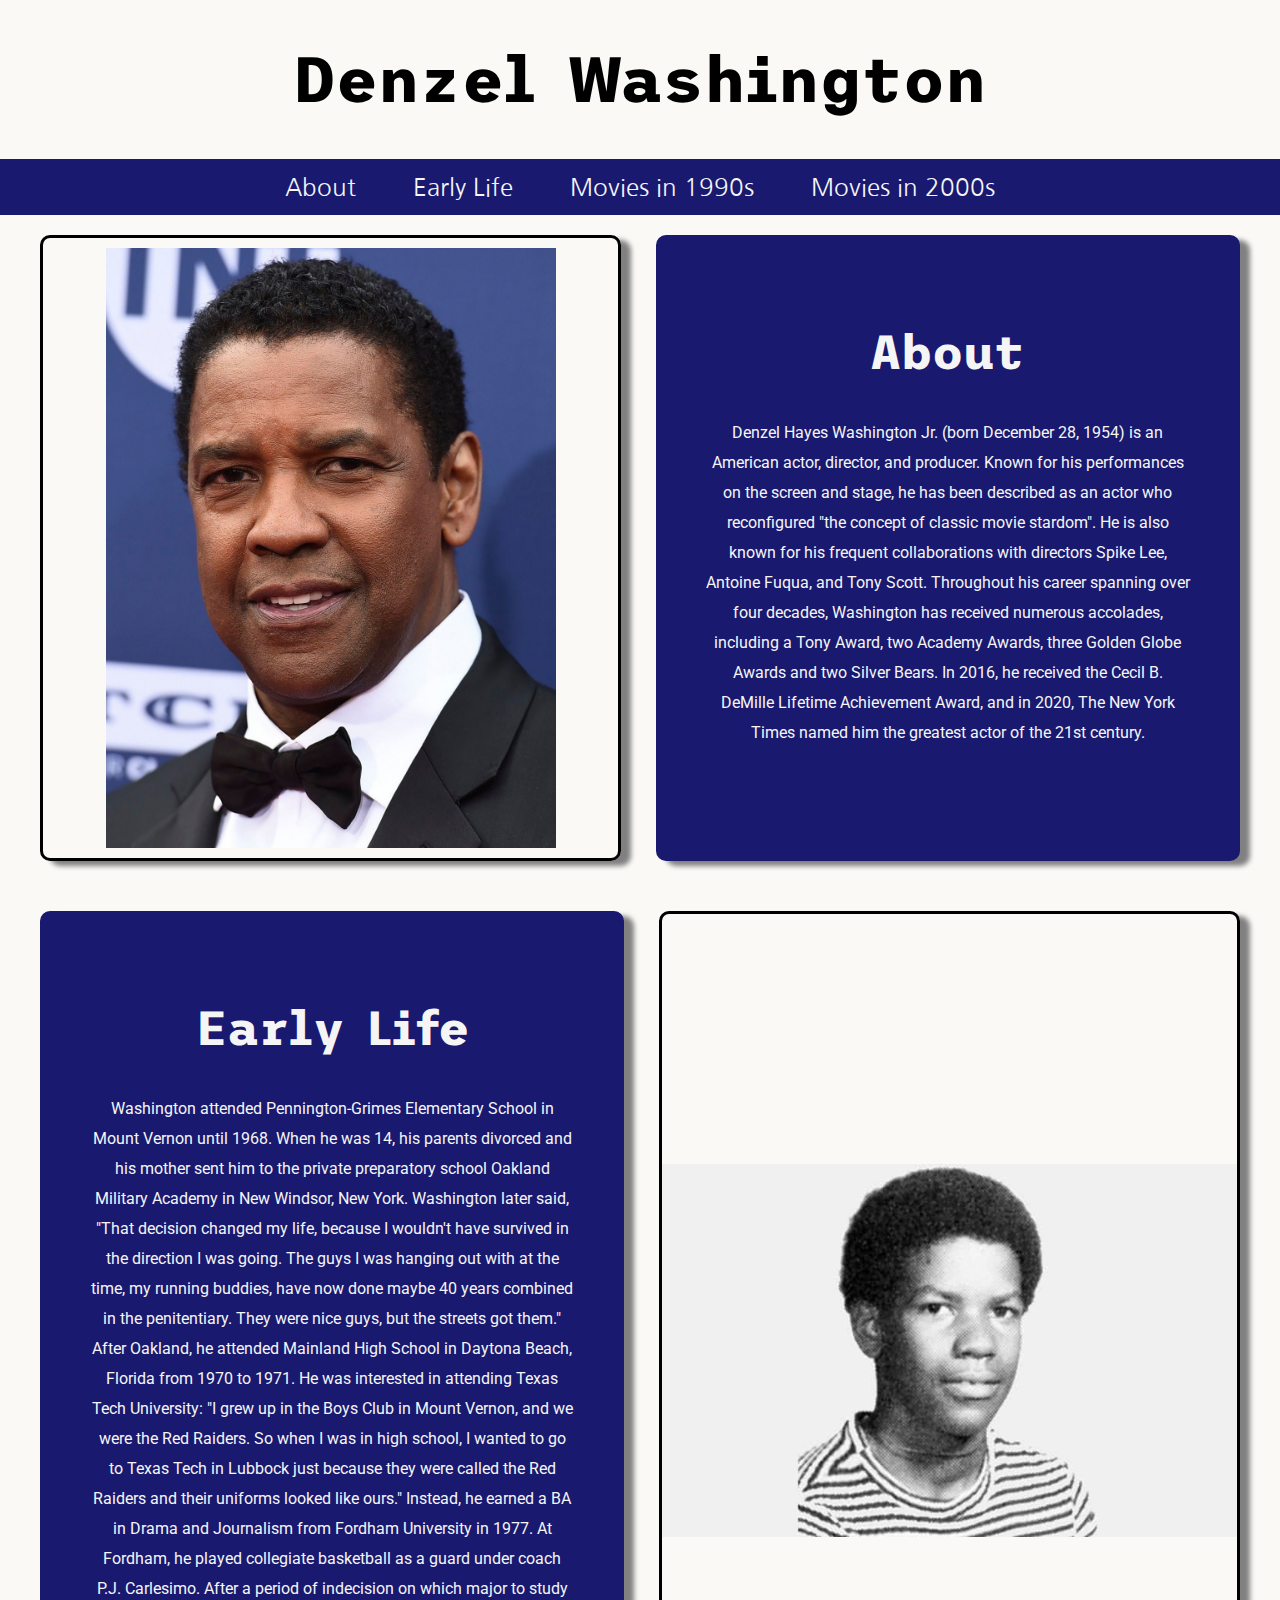
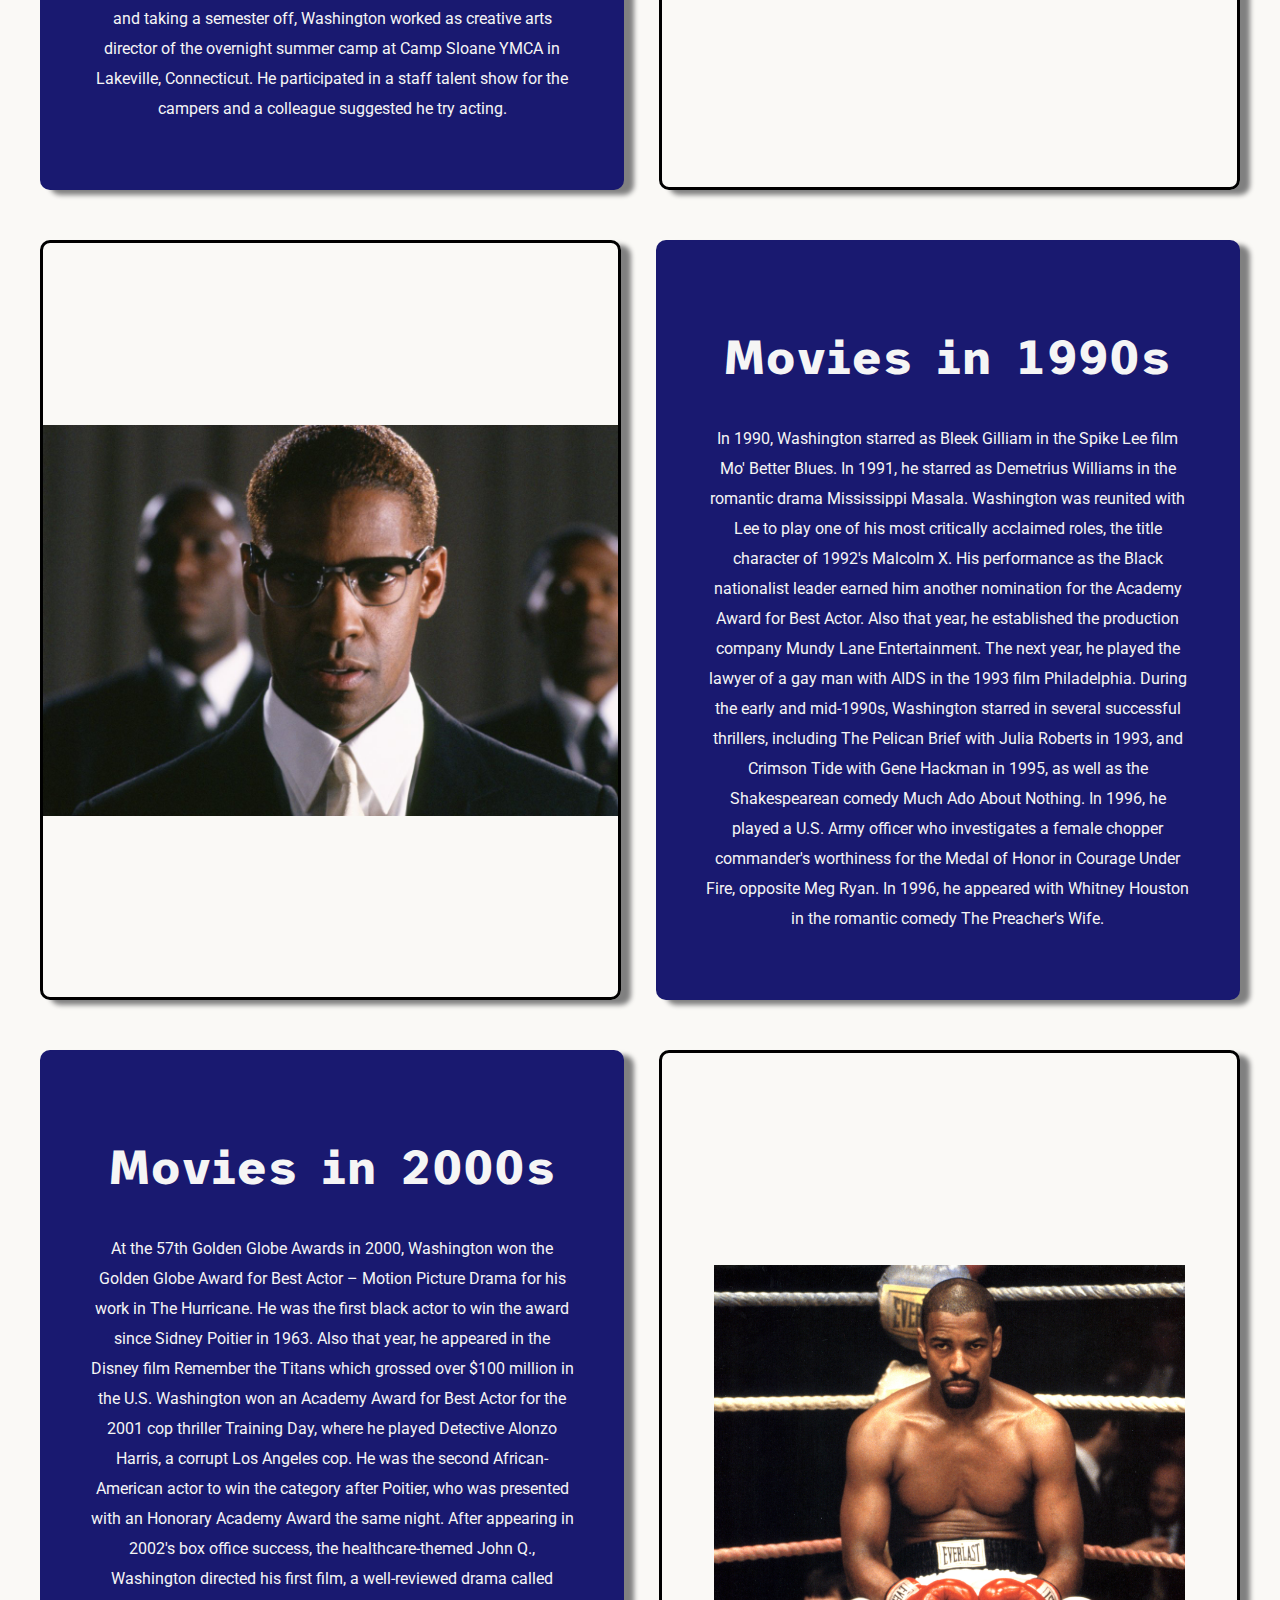
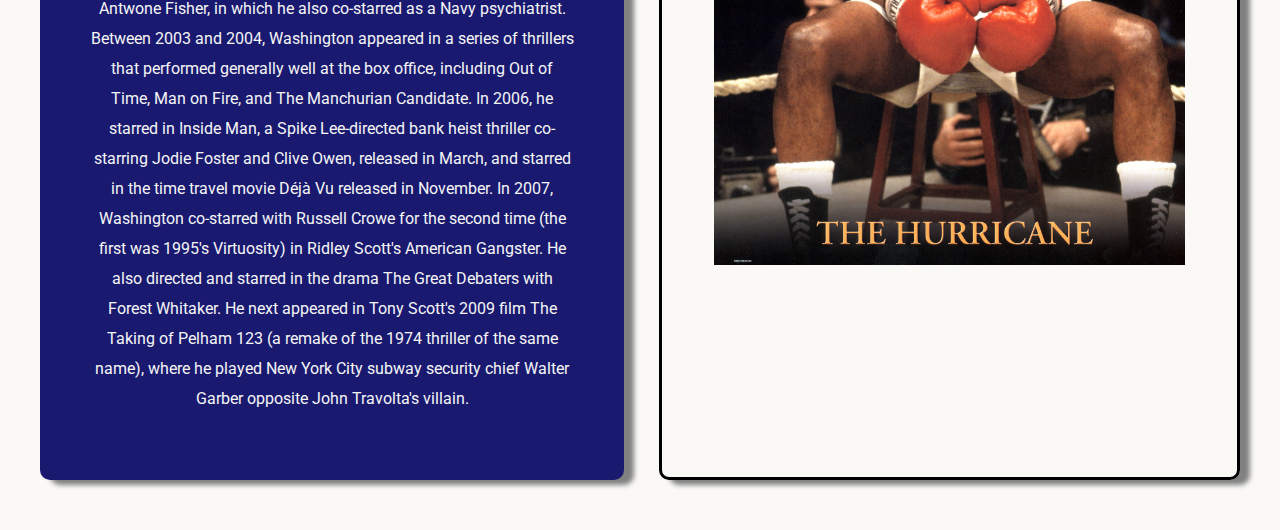
<file: index.html>
<!DOCTYPE html>
<!--informs browser doc is using HTML 5-->

<html>
<!--represents the root of a html doc and contains all html elements-->

<head>
    <!--container for metadata (data about data) and is not displayed-->
    <meta charset="UTF-8">
    <meta http-equiv="X-UA-Compatible" content="IE=edge">
    <meta name="viewport" content="width=device-width, initial-scale=1.0">
    <title>Denzel Washington</title>
    <link rel="stylesheet" href="styles.css" />
    <link rel="preconnect" href="https://fonts.googleapis.com">
    <link rel="preconnect" href="https://fonts.gstatic.com" crossorigin>
    <link
        href="https://fonts.googleapis.com/css2?family=Nanum+Gothic&family=Roboto:wght@100;300;400&family=Trispace:wght@500&display=swap"
        rel="stylesheet">
    <!--'rel' defines relationship between linked resource and current doc-->
</head>

<body>
    <!-- contains visible contents of webpage -->
    <header>
        <h1>Denzel Washington</h1>
    </header>
    <nav>
        <div class="navbar-container">
            <a class="nav-link" href="#about">About</a>
            <a class="nav-link" href="#early-life">Early Life</a>
            <a class="nav-link" href="#movies-1990s">Movies in 1990s</a>
            <a class="nav-link" href="#movies-2000s">Movies in 2000s</a>
        </div>
    </nav>
    <main>
        <!--descriptive structure to html and makes easier to read-->
        <section id="about">
            <!--title is grouped with content of section but is part of content of site so not article-->
            <div class="img-container"><img src="assets/images/denzel.jpg" alt="A photo of denzel"></div>
            <div class="separator"></div>
            <div class="content-container">
                <h2>About</h2>
                <p>Denzel Hayes Washington Jr. (born December 28, 1954) is an American actor, director, and
                    producer.
                    Known for his performances on the screen and stage, he has been described as an actor who
                    reconfigured
                    "the concept of classic movie stardom". He is also known for his frequent collaborations with
                    directors
                    Spike Lee, Antoine Fuqua, and Tony Scott. Throughout his career spanning over four decades,
                    Washington
                    has
                    received numerous accolades, including a Tony Award, two Academy Awards, three Golden Globe
                    Awards
                    and
                    two
                    Silver Bears. In 2016, he received the Cecil B. DeMille Lifetime Achievement Award, and in 2020,
                    The
                    New
                    York Times named him the greatest actor of the 21st century.</p>
            </div>
        </section>
        <section id="early-life">
            <div class="content-container">
                <h2>Early Life</h2>
                <p>
                    Washington attended Pennington-Grimes Elementary School in Mount Vernon until 1968. When he was
                    14,
                    his
                    parents divorced and his mother sent him to the private preparatory school Oakland Military
                    Academy
                    in
                    New Windsor, New York. Washington later said, "That decision changed my life, because I wouldn't
                    have
                    survived in the direction I was going. The guys I was hanging out with at the time, my running
                    buddies,
                    have now done maybe 40 years combined in the penitentiary. They were nice guys, but the streets
                    got
                    them." After Oakland, he attended Mainland High School in Daytona Beach, Florida from 1970 to
                    1971. He was interested in attending Texas Tech University: "I grew up in the Boys Club in Mount
                    Vernon, and we were the Red Raiders. So when I was in high school, I wanted to go to Texas Tech
                    in
                    Lubbock just because they were called the Red Raiders and their uniforms looked like ours."
                    Instead,
                    he earned a BA in Drama and Journalism from Fordham University in 1977. At Fordham, he played
                    collegiate basketball as a guard under coach P.J. Carlesimo. After a period of indecision on
                    which major to study and taking a semester off, Washington worked as creative arts director of
                    the
                    overnight summer camp at Camp Sloane YMCA in Lakeville, Connecticut. He participated in a staff
                    talent
                    show for the campers and a colleague suggested he try acting.
                </p>
            </div>
            <div class="separator"></div>
            <div class="img-container">
                <img src="assets/images/young-denzel.jpg" alt="A photo of denzel">
            </div>
        </section>
        <section id="movies-1990s">
            <div class="img-container"><img src="assets/images/denzel-malcom-x.jpg" alt="A photo of denzel"></div>
            <div class="separator"></div>
            <div class="content-container">
                <h2>Movies in 1990s</h2>
                <p>
                    In 1990, Washington starred as Bleek Gilliam in the Spike Lee film Mo' Better Blues. In 1991, he
                    starred
                    as Demetrius Williams in the romantic drama Mississippi Masala. Washington was reunited with Lee
                    to
                    play
                    one of his most critically acclaimed roles, the title character of 1992's Malcolm X. His
                    performance
                    as
                    the Black nationalist leader earned him another nomination for the Academy Award for Best Actor.
                    Also
                    that year, he established the production company Mundy Lane Entertainment. The next year, he
                    played
                    the lawyer of a gay man with AIDS in the 1993 film Philadelphia. During the early and mid-1990s,
                    Washington starred in several successful thrillers, including The Pelican Brief with Julia
                    Roberts
                    in
                    1993, and Crimson Tide with Gene Hackman in 1995, as well as the Shakespearean comedy Much Ado
                    About
                    Nothing. In 1996, he played a U.S. Army officer who investigates a female chopper commander's
                    worthiness
                    for the Medal of Honor in Courage Under Fire, opposite Meg Ryan. In 1996, he appeared with
                    Whitney
                    Houston in the romantic comedy The Preacher's Wife.
                </p>
            </div>
        </section>
        <section id="movies-2000s">
            <div class="content-container">
                <h2>Movies in 2000s</h2>
                <p>
                    At the 57th Golden Globe Awards in 2000, Washington won the Golden Globe Award for Best Actor –
                    Motion
                    Picture Drama for his work in The Hurricane. He was the first black actor to win the award since
                    Sidney
                    Poitier in 1963. Also that year, he appeared in the Disney film Remember the Titans which
                    grossed over $100 million in the U.S. Washington won an Academy Award for Best Actor for the
                    2001
                    cop
                    thriller Training Day, where he played
                    Detective Alonzo Harris, a corrupt Los Angeles cop. He was the second African-American actor to
                    win
                    the
                    category after Poitier, who was presented with an Honorary Academy Award the same night. After
                    appearing
                    in 2002's box office success, the healthcare-themed John Q., Washington directed his
                    first film, a well-reviewed drama called Antwone Fisher, in which he also co-starred as a Navy
                    psychiatrist. Between 2003 and 2004, Washington appeared in a series of thrillers that performed
                    generally well at the
                    box office, including Out of Time, Man on Fire, and The Manchurian Candidate. In 2006, he
                    starred in
                    Inside Man, a Spike Lee-directed bank heist thriller co-starring Jodie Foster and Clive Owen,
                    released
                    in March, and starred in the time travel movie Déjà Vu released in November. In 2007, Washington
                    co-starred with Russell Crowe for the second time (the first was 1995's Virtuosity)
                    in Ridley Scott's American Gangster. He also directed and starred in the drama The Great
                    Debaters
                    with
                    Forest Whitaker. He next appeared in Tony Scott's 2009 film The Taking of Pelham 123 (a remake
                    of
                    the
                    1974 thriller of the same name), where he played New York City subway security chief Walter
                    Garber
                    opposite John Travolta's villain.
                </p>
            </div>
            <div class="separator"></div>
            <div class="img-container"><img src="assets/images/denzel-hurricane.jpg" alt="A photo of denzel"></div>
        </section>
    </main>
</body>

</html>
</file>
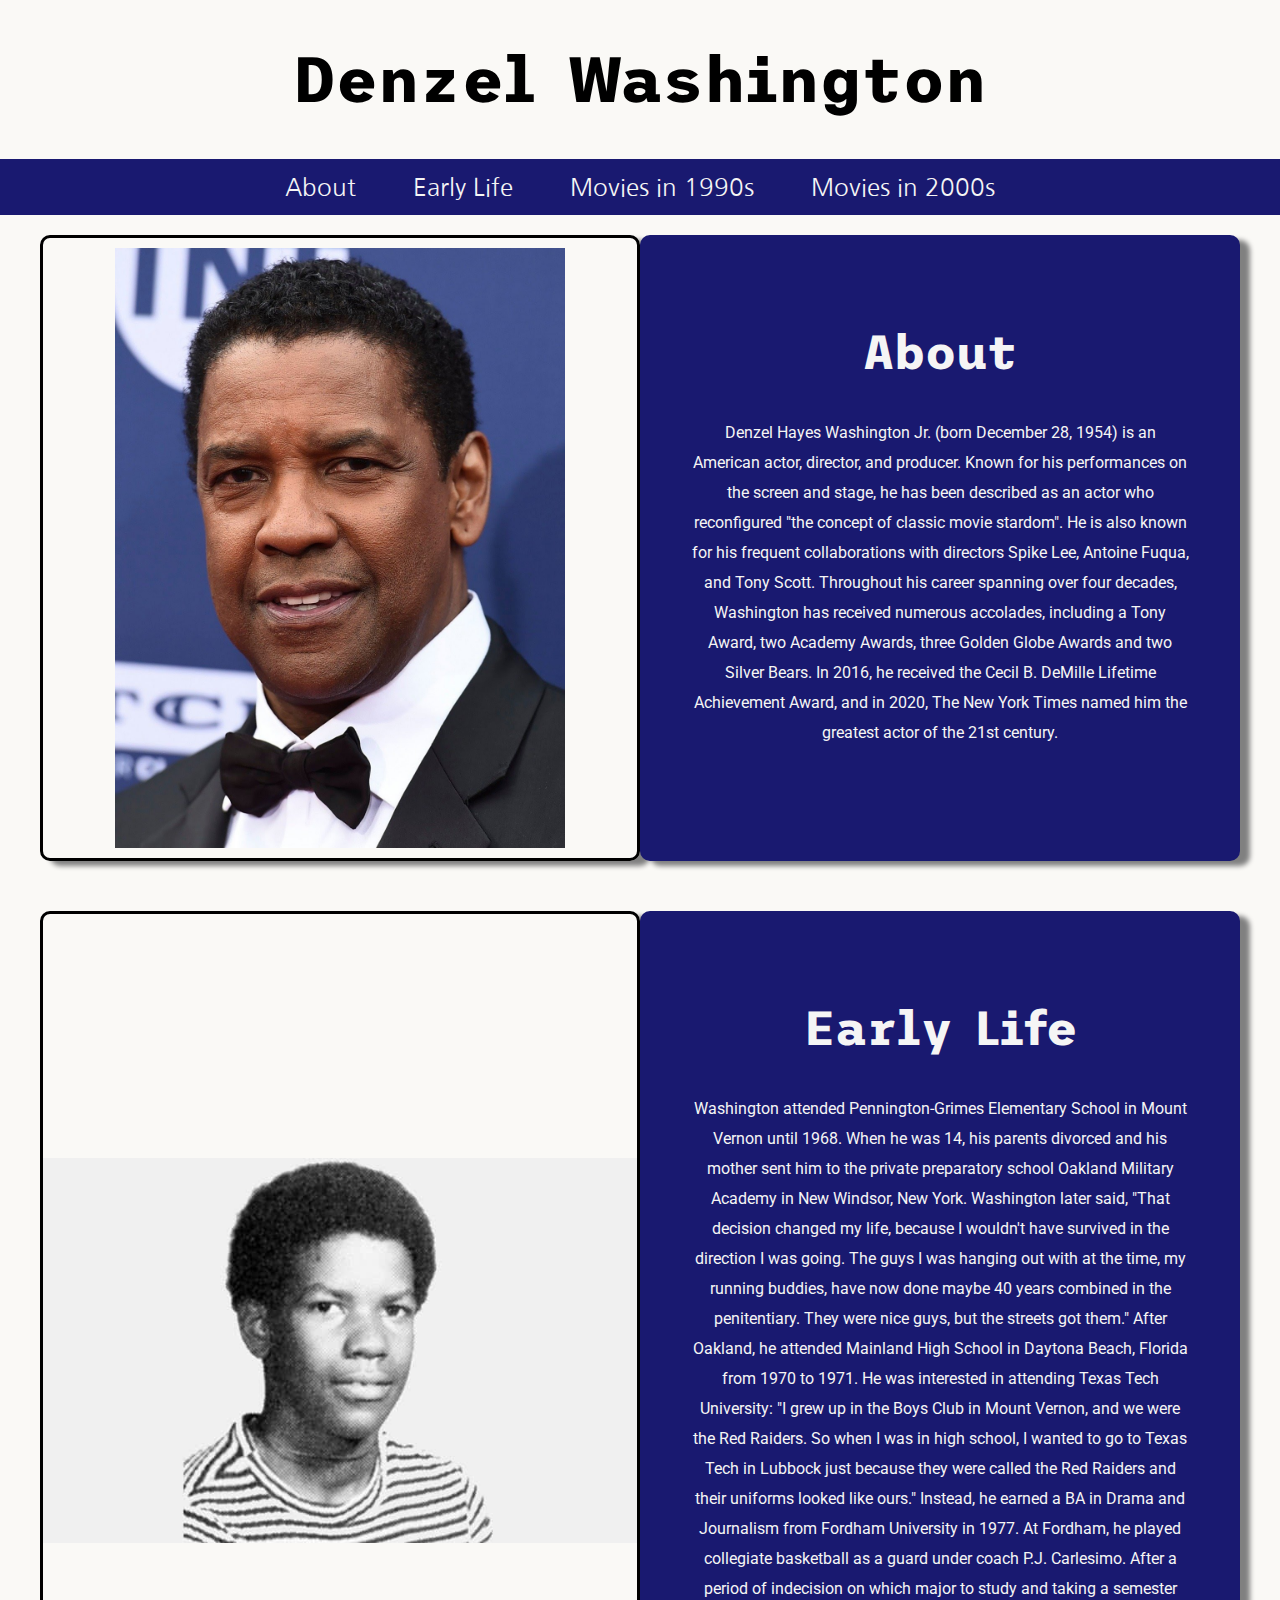
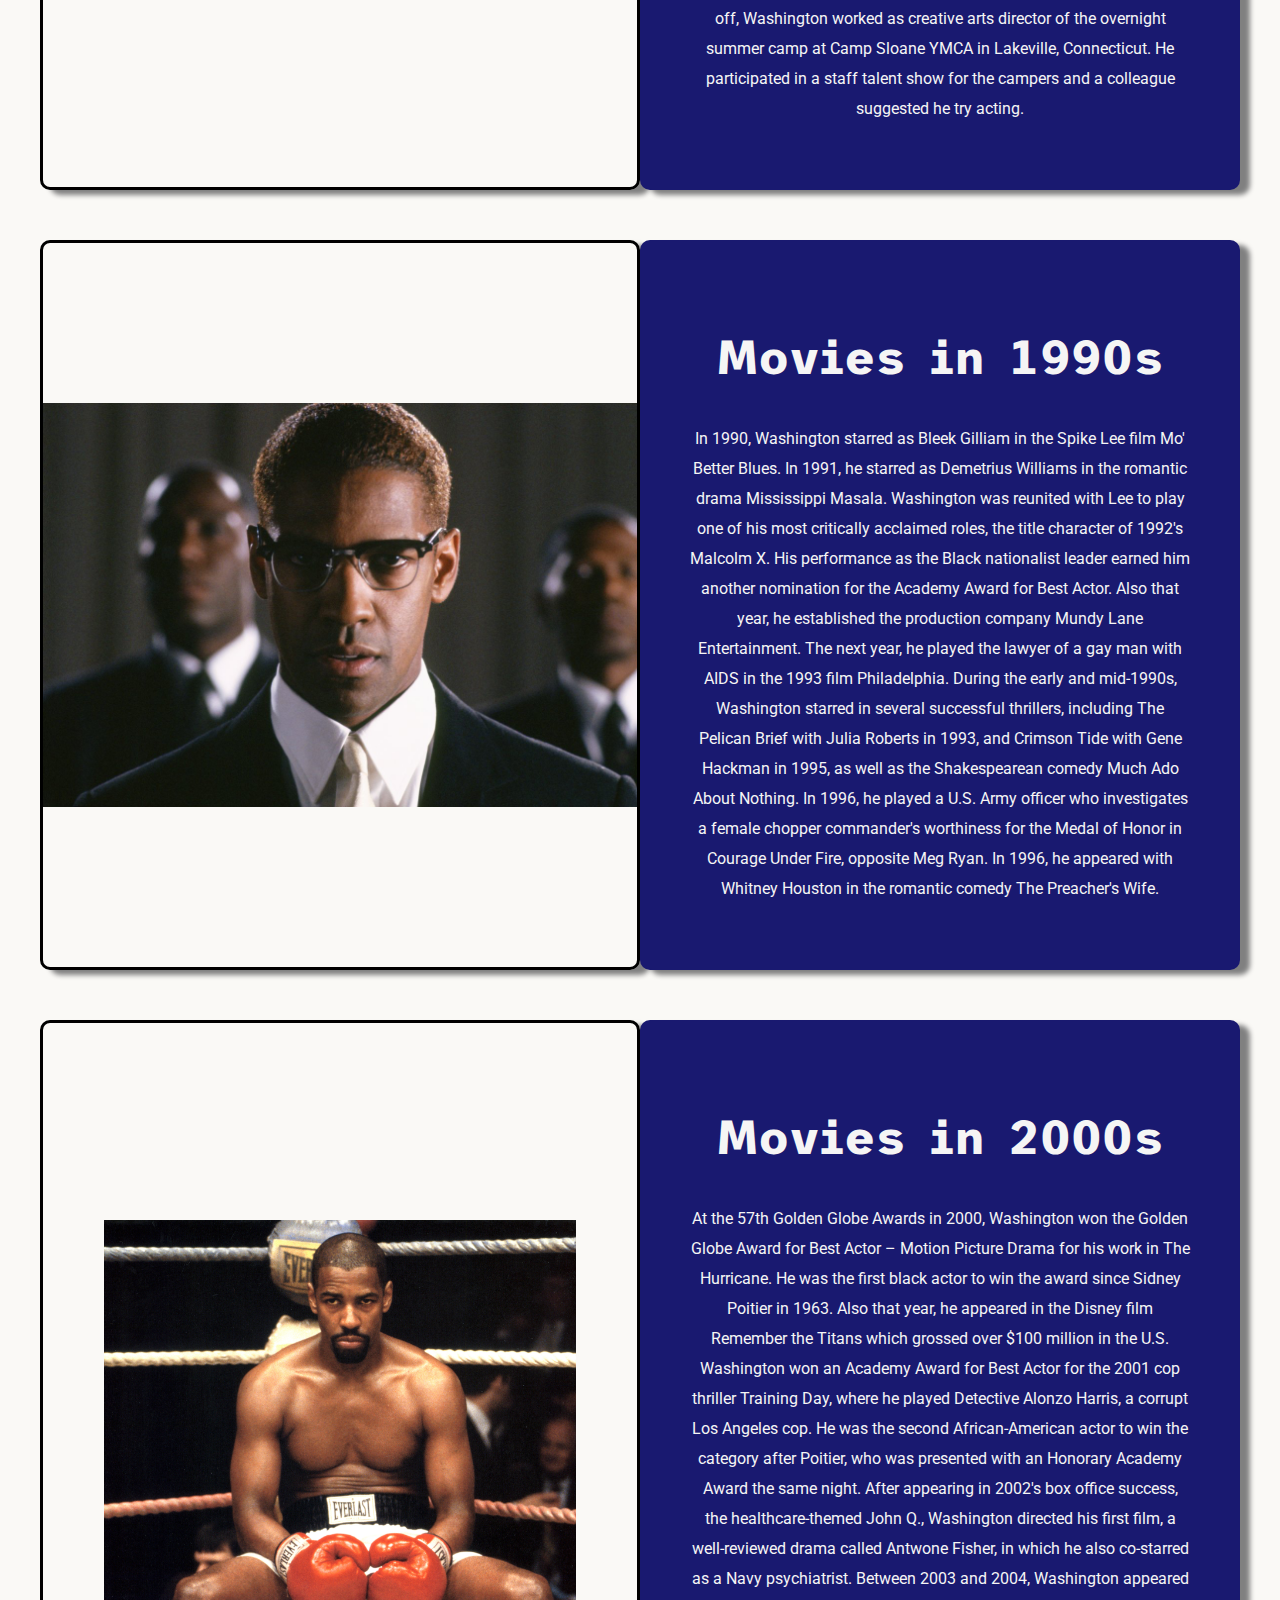
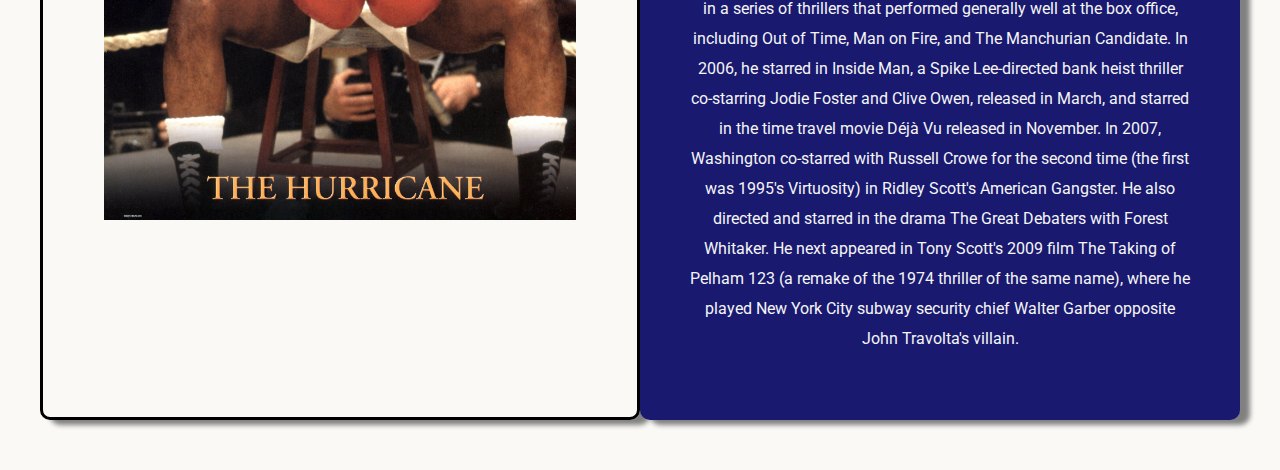
<file: profilePage.html>
<!DOCTYPE html>
<!--informs browser doc is using HTML 5-->

<html>
<!--represents the root of a html doc and contains all html elements-->

<head>
    <!--container for metadata (data about data) and is not displayed-->
    <meta charset="UTF-8">
    <meta http-equiv="X-UA-Compatible" content="IE=edge">
    <meta name="viewport" content="width=device-width, initial-scale=1.0">
    <title>Denzel Washington</title>
    <link rel="stylesheet" href="styles.css" />
    <link rel="preconnect" href="https://fonts.googleapis.com">
    <link rel="preconnect" href="https://fonts.gstatic.com" crossorigin>
    <link
        href="https://fonts.googleapis.com/css2?family=Nanum+Gothic&family=Roboto:wght@100;300;400&family=Trispace:wght@500&display=swap"
        rel="stylesheet">
    <!--'rel' defines relationship between linked resource and current doc-->
</head>

<body>
    <!-- contains visible contents of webpage -->
    <header>
        <h1>Denzel Washington</h1>
    </header>
    <nav>
        <div class="navbar-container">
            <a class="nav-link" href="#about">About</a>
            <a class="nav-link" href="#early-life">Early Life</a>
            <a class="nav-link" href="#movies-1990s">Movies in 1990s</a>
            <a class="nav-link" href="#movies-2000s">Movies in 2000s</a>
        </div>
    </nav>
    <main>
        <!--descriptive structure to html and makes easier to read-->
        <section id="about">
            <!--title is grouped with content of section but is part of content of site so not article-->
            <div class="img-container"><img src="images/denzel.jpg" alt="A photo of denzel"></div>
            <div class="content-container">
                <div>
                    <h2>About</h2>
                    <p>Denzel Hayes Washington Jr. (born December 28, 1954) is an American actor, director, and
                        producer.
                        Known for his performances on the screen and stage, he has been described as an actor who
                        reconfigured
                        "the concept of classic movie stardom". He is also known for his frequent collaborations with
                        directors
                        Spike Lee, Antoine Fuqua, and Tony Scott. Throughout his career spanning over four decades,
                        Washington
                        has
                        received numerous accolades, including a Tony Award, two Academy Awards, three Golden Globe
                        Awards
                        and
                        two
                        Silver Bears. In 2016, he received the Cecil B. DeMille Lifetime Achievement Award, and in 2020,
                        The
                        New
                        York Times named him the greatest actor of the 21st century.</p>
                </div>
            </div>
        </section>
        <section id="early-life">
            <div class="img-container">
                <img src="images/young-denzel.jpg" alt="A photo of denzel">
            </div>
            <div class="content-container">
                <div>
                    <h2>Early Life</h2>
                    <p>
                        Washington attended Pennington-Grimes Elementary School in Mount Vernon until 1968. When he was
                        14,
                        his
                        parents divorced and his mother sent him to the private preparatory school Oakland Military
                        Academy
                        in
                        New Windsor, New York. Washington later said, "That decision changed my life, because I wouldn't
                        have
                        survived in the direction I was going. The guys I was hanging out with at the time, my running
                        buddies,
                        have now done maybe 40 years combined in the penitentiary. They were nice guys, but the streets
                        got
                        them." After Oakland, he attended Mainland High School in Daytona Beach, Florida from 1970 to
                        1971. He was interested in attending Texas Tech University: "I grew up in the Boys Club in Mount
                        Vernon, and we were the Red Raiders. So when I was in high school, I wanted to go to Texas Tech
                        in
                        Lubbock just because they were called the Red Raiders and their uniforms looked like ours."
                        Instead,
                        he earned a BA in Drama and Journalism from Fordham University in 1977. At Fordham, he played
                        collegiate basketball as a guard under coach P.J. Carlesimo. After a period of indecision on
                        which major to study and taking a semester off, Washington worked as creative arts director of
                        the
                        overnight summer camp at Camp Sloane YMCA in Lakeville, Connecticut. He participated in a staff
                        talent
                        show for the campers and a colleague suggested he try acting.
                    </p>
                </div>
            </div>
        </section>
        <section id="movies-1990s">
            <div class="img-container"><img src="images/denzel-malcom-x.jpg" alt="A photo of denzel"></div>
            <div class="content-container">
                <div>
                    <h2>Movies in 1990s</h2>
                    <p>
                        In 1990, Washington starred as Bleek Gilliam in the Spike Lee film Mo' Better Blues. In 1991, he
                        starred
                        as Demetrius Williams in the romantic drama Mississippi Masala. Washington was reunited with Lee
                        to
                        play
                        one of his most critically acclaimed roles, the title character of 1992's Malcolm X. His
                        performance
                        as
                        the Black nationalist leader earned him another nomination for the Academy Award for Best Actor.
                        Also
                        that year, he established the production company Mundy Lane Entertainment. The next year, he
                        played
                        the lawyer of a gay man with AIDS in the 1993 film Philadelphia. During the early and mid-1990s,
                        Washington starred in several successful thrillers, including The Pelican Brief with Julia
                        Roberts
                        in
                        1993, and Crimson Tide with Gene Hackman in 1995, as well as the Shakespearean comedy Much Ado
                        About
                        Nothing. In 1996, he played a U.S. Army officer who investigates a female chopper commander's
                        worthiness
                        for the Medal of Honor in Courage Under Fire, opposite Meg Ryan. In 1996, he appeared with
                        Whitney
                        Houston in the romantic comedy The Preacher's Wife.
                    </p>
                </div>
            </div>
        </section>
        <section id="movies-2000s">
            <div class="img-container"><img src="images/denzel-hurricane.jpg" alt="A photo of denzel"></div>
            <div class="content-container">
                <div>
                    <h2>Movies in 2000s</h2>
                    <p>
                        At the 57th Golden Globe Awards in 2000, Washington won the Golden Globe Award for Best Actor –
                        Motion
                        Picture Drama for his work in The Hurricane. He was the first black actor to win the award since
                        Sidney
                        Poitier in 1963. Also that year, he appeared in the Disney film Remember the Titans which
                        grossed over $100 million in the U.S. Washington won an Academy Award for Best Actor for the
                        2001
                        cop
                        thriller Training Day, where he played
                        Detective Alonzo Harris, a corrupt Los Angeles cop. He was the second African-American actor to
                        win
                        the
                        category after Poitier, who was presented with an Honorary Academy Award the same night. After
                        appearing
                        in 2002's box office success, the healthcare-themed John Q., Washington directed his
                        first film, a well-reviewed drama called Antwone Fisher, in which he also co-starred as a Navy
                        psychiatrist. Between 2003 and 2004, Washington appeared in a series of thrillers that performed
                        generally well at the
                        box office, including Out of Time, Man on Fire, and The Manchurian Candidate. In 2006, he
                        starred in
                        Inside Man, a Spike Lee-directed bank heist thriller co-starring Jodie Foster and Clive Owen,
                        released
                        in March, and starred in the time travel movie Déjà Vu released in November. In 2007, Washington
                        co-starred with Russell Crowe for the second time (the first was 1995's Virtuosity)
                        in Ridley Scott's American Gangster. He also directed and starred in the drama The Great
                        Debaters
                        with
                        Forest Whitaker. He next appeared in Tony Scott's 2009 film The Taking of Pelham 123 (a remake
                        of
                        the
                        1974 thriller of the same name), where he played New York City subway security chief Walter
                        Garber
                        opposite John Travolta's villain.
                    </p>
                </div>
            </div>
        </section>
    </main>
</body>

</html>
</file>
<file: styles.css>
body {
    background-color: #FAF9F6;
    color: black;
    margin: 0;
    font-family: "Roboto", sans-serif;
}



main {
    margin: 20px auto;
    padding: 0 20px;
    max-width: 1200px;
}

h1,
h2 {
    text-align: center;
    font-family: "Trispace", sans-serif;
}

h1 {
    font-size: 4rem;
    padding: 0 20px;
}

h2 {
    font-size: 3rem;
}

nav {
    padding: 10px 0;
    background-color: midnightblue;
    position: sticky;
    top: 0;
    width: 100%;
}

section {
    display: flex;
    scroll-margin-top: 70px;
    flex-wrap: nowrap;
    margin-bottom: 50px;
}

img {
    width: 100%;
    max-height: 600px;
    display: block;
    padding: 10px;
    margin: auto;
    object-fit: contain;
}

.navbar-container {
    padding: 0 20%;
    display: flex;
    justify-content: space-around;
}

.nav-link {
    font-size: 1.5rem;
    padding: 3px 10px;
    color: whitesmoke;
    font-family: "Nanum Gothic", sans-serif;
    text-decoration: none;
}

.nav-link:hover {
    text-decoration: underline;
}

.content-container {
    flex-basis: 50%;
    background-color: midnightblue;
    text-align: center;
    line-height: 30px;
    padding: 50px;
    border-radius: 10px;
    box-shadow: 10px 5px 5px gray;
    color: whitesmoke;
    box-sizing: border-box;
}

.content-container h2 {
    line-height: normal;
}

.separator {
    width: 3%;
}

.img-container {
    flex-basis: 50%;
    display: flex;
    justify-content: center;
    box-shadow: 10px 5px 5px gray;
    border: solid;
    border-radius: 10px;
    box-sizing: border-box;
}

@media (max-width:800px) {
    .navbar-container {
        flex-direction: column;
        padding: 0 1%;
    }

    .nav-link {
        font-size: 1.25rem;
    }

    h1 {
        font-size: 3rem;
    }

    h2 {
        font-size: 2.5rem;
    }
}

@media (max-width: 1000px) {
    section {
        flex-direction: column;
        scroll-margin-top: 180px;
    }

    section:nth-of-type(2n) {
        flex-direction: column-reverse;
    }

    .img-container {
        margin-bottom: 20px;
    }

    img {
        max-height: 450px;
    }
}
</file>
